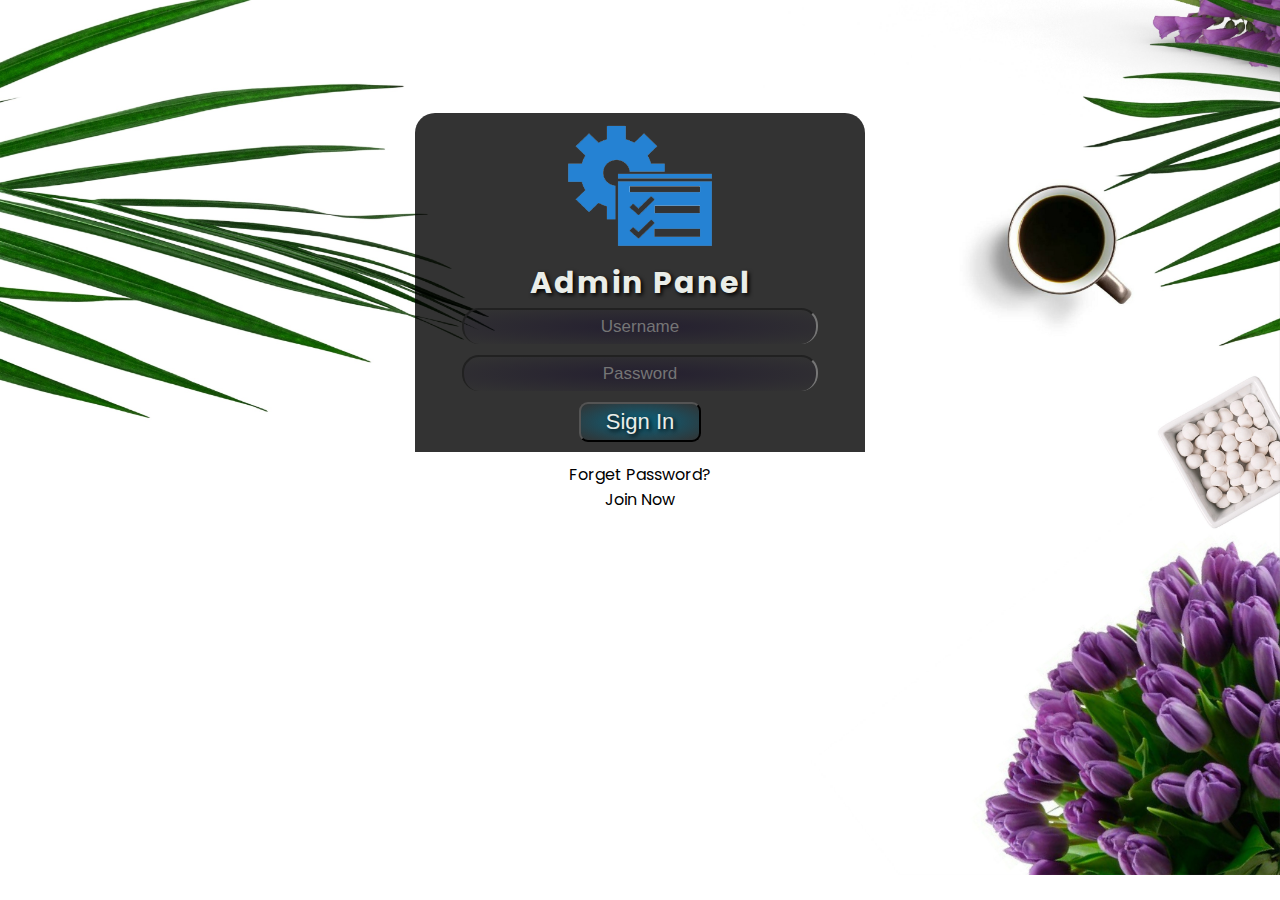
<file: index.html>
<!DOCTYPE html>
<html>
<head>
	<title>Admin Panel</title>
	<link href="https://fonts.googleapis.com/css?family=Poppins:300,400,700&display=swap" rel="stylesheet">
	<link rel="stylesheet" type="text/css" href="css/style.css">
</head>
<body>
	<div class="container">
		<div class="formcontainer">
			<img src="img/admin2.png" alt="admin">
			<h3>Admin Panel</h3>
			
				<form> 
					<input type="text" name="username" placeholder="Username" class="formv" autocomplete="off">
					
					<input type="password" placeholder="Password" class="formv" autocomplete="off">
					<input type="submit" value="Sign In" class="btn">

				</form>

					
			<div class="linking">
								<a href="index3.html" target="_blank">Forget Password?</a> <br>
								<a href="index2.html" target="_blank">Join Now</a>
			
			</div>
			

		</div>
	</div>
	



</body>
</html>
</file>
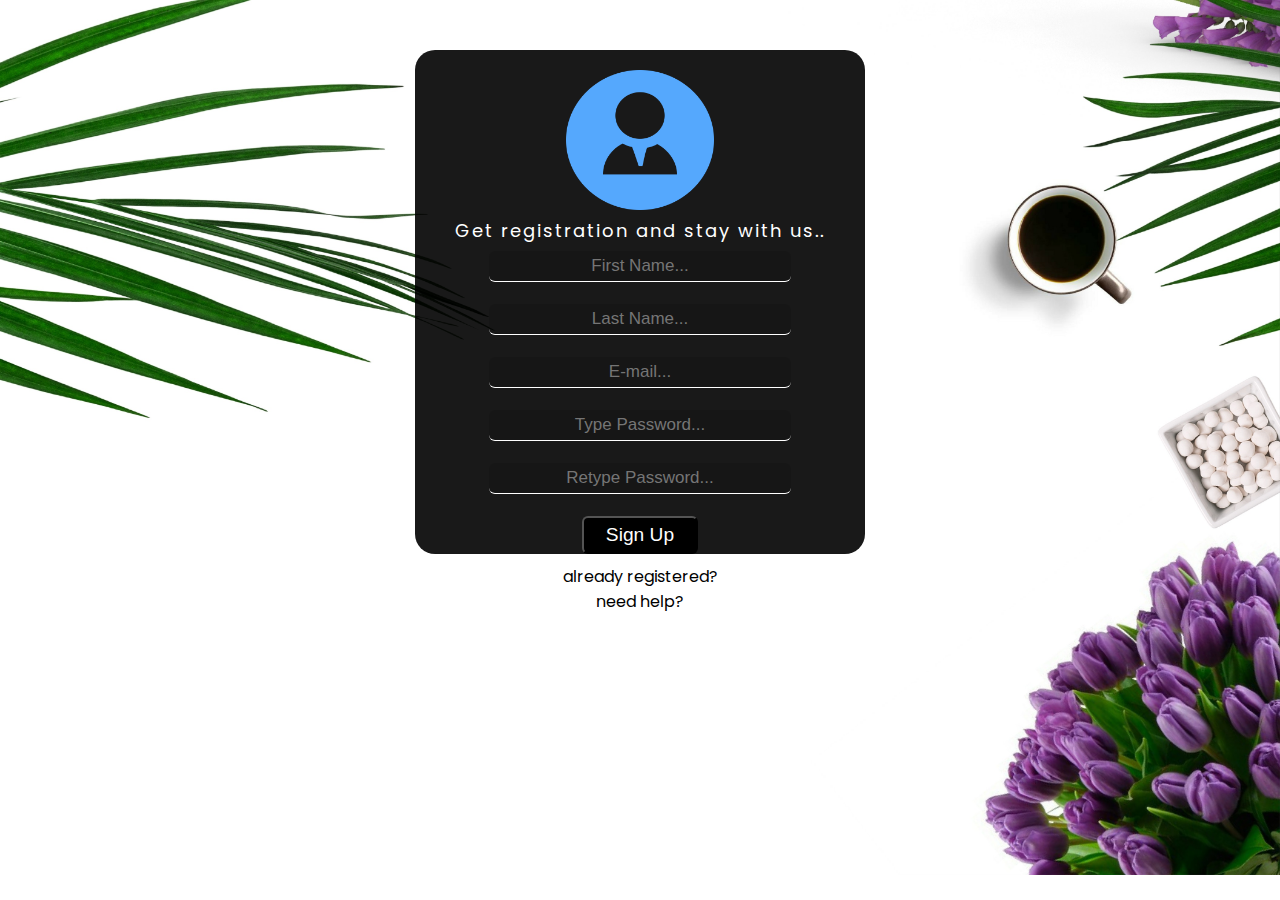
<file: index2.html>
<!DOCTYPE html>
<html>
<head>
	<title>Sign Up</title>
	<link href="https://fonts.googleapis.com/css?family=Poppins:300,400,700&display=swap" rel="stylesheet">
	<link rel="stylesheet" type="text/css" href="css/style2.css">
</head>
<body>
<div class="container">
	<div class="formcontainer">
		<img src="img/admin4.png">
		
		<p> Get registration and stay with us.. </p>
	<form>

	<input type="text" name="" placeholder="First Name..." class="formvalue" autocomplete="off">
	<input type="text" name="" placeholder="Last Name..." class="formvalue" autocomplete="off">
	<input type="email" name="" placeholder="E-mail..." class="formvalue" autocomplete="off">
	<input type="password" name="" placeholder="Type Password..." class="formvalue" autocomplete="off">
	<input type="password" name="" placeholder="Retype Password..." class="formvalue" autocomplete="off">
	<input type="submit" name="" value="Sign Up" class="btn">
	</form>
	
	</div>
	<div class="container2">
		<a href="index.html" target="_blank"> already registered?</a> <br>
	<a href="index3.html" target="_blank">need help?</a>
		
	</div>
	

</div>



</body>
</html>
</file>
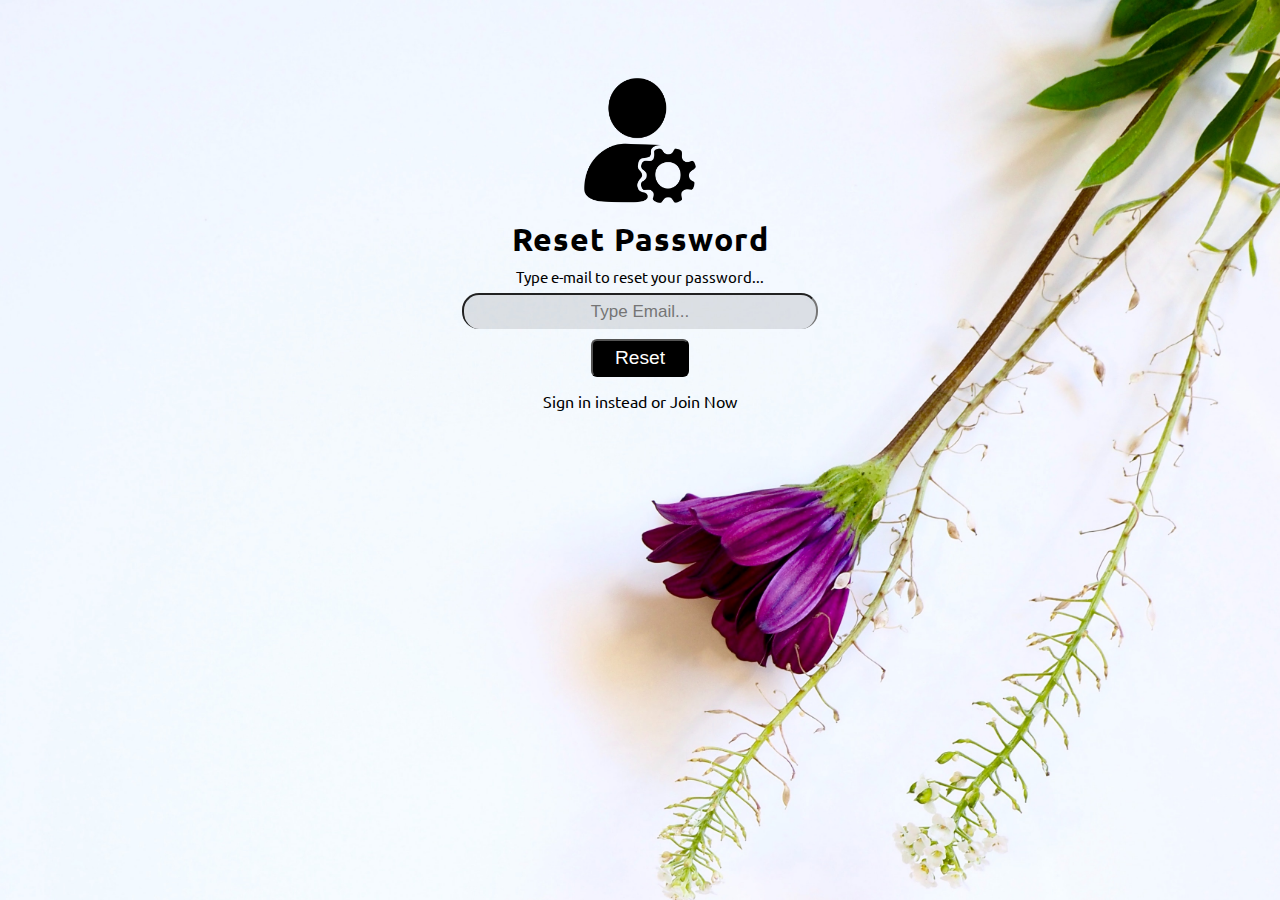
<file: index3.html>
<!DOCTYPE html>
<html>
<head>
	<title>Forget Password</title>
	<link rel="stylesheet" type="text/css" href="css/style3.css">
	<link href="https://fonts.googleapis.com/css?family=Ubuntu:300,400,700&display=swap" rel="stylesheet">
	</head>
<body>
<div class="container">
	<img src="img/admin.png">
	<h3>Reset Password</h3>
	<p>Type e-mail to reset your password...</p>
	<div>
		<input type="email" placeholder="Type Email..." class="einput">
		<input type="submit" value="Reset" class="reset">

	</div>	
	<div class="linking">
		<a href="index.html"target="_blank">Sign in instead</a> or
		<a href="index2.html" target="_blank">Join Now</a>
	</div>
</div>
</body>
</html>
</file>
<file: css/style.css>
*{
	margin: 0px auto;
}

body{
	background: url(../img/back.jpg);
	background-size: cover;
	background-repeat: no-repeat;
	font-family: 'Poppins', sans-serif;

}

.container{
	width: 450px;
	margin: 75px auto;
}

.formcontainer{
	margin: 25% auto;
    background-color: rgba(0,0,0,0.8);
    box-sizing: border-box;
    border-radius: 20px;
}
.formcontainer img{
	width: 150px;
	height: 145px;
	margin: 0px auto;
	display: block;

}

.formcontainer h3 {
    color: #EAEDE8;
    padding: 2px;
    text-align: center;
    font-size: 30px;
    letter-spacing: 2px;
    text-shadow: 2px 2px 4px #000000;
}

.formv {
    width: 79%;
    padding: 7px 5px;
    margin-bottom: 11px;
    display: block;
    text-align: center;
    font-size: 17px;
    box-sizing: border-box;
    outline: none;
    border-radius: 17px;
    border-bottom: 1px black;
    background: radial-gradient(#0f032b69, transparent );
    color: white;
}

.btn{
        color: #EAEDE8;
    border: border: 1px solid cadetblue;
    margin: 10px auto;
    display: block;
    padding: 5px 25px;
    font-size: 22px;
    cursor: pointer;
    box-sizing: border-box;
    border-radius: 9px;
    background: radial-gradient(#096480, transparent);
    text-shadow: 2px 2px 4px #000000;

}




.linking
{
	padding-top: 10px;
	text-align: center;
    background-color: white;
   
}
.linking a{
	color: black;
	text-decoration: none;
	
}

a:visited{
	color:maroon;
}

p{
text-align: center;
color:white;
}
</file>
<file: css/style2.css>
*{
	margin: 0px auto;
}

body{
	background:url(../img/back.jpg);
	background-size: cover;
	background-repeat: no-repeat;
	font-family: 'Poppins', sans-serif;
}

.container{
	width: 450px;
	margin: 50px auto;
}

.formcontainer{
 margin: 10px auto;
 background-color: rgba(0,0,0,0.9);
 box-sizing: border-box;
 border-radius: 20px;
}

    .formcontainer p {
        text-align: center;
        color: white;
        font-size: 18px;
        margin: 7px;
        letter-spacing: 2px;  
         }

        .formcontainer img{
        height: 140px;
        width: 148px;
        display: block;
        padding-top: 20px
        }
.formvalue{
	width: 65%;
    display: block;
    text-align: center;
    padding: 5px;
    font-size: 17px;
    margin-bottom: 22px;
    outline: none;
    border: none;
    border-bottom: 1px solid #fff;
    color: #fff;
    background: rgba(0,0,0,0.1);
    border-radius: 6px;


}

.btn{
	background-color: black;
    padding: 6px 22px;
    font-size: larger;
    display: block;
    box-sizing: border-box;
    border-radius: 6px;
    margin:5px auto;
    outline: none;
    color: white;
    cursor: pointer;


}

 .container2{
   text-align: center;
    
 }

a{
  color: black; 
  text-decoration: none; 
}
 
 a:visited{
    color:maroon;
}
</file>
<file: css/style3.css>
*{
	margin: 0px auto;
}

body{
	background-image: url(../img/back2.jpg);
	background-size: cover;
	background-repeat: no-repeat;
	font-family: 'Ubuntu', sans-serif;
}
.container{
	width: 450px;
	margin: 5% auto;

}

.container img{
	height: 143px;
	width: 138px;
	display: block;
	margin: 7px auto;
	padding-top: 5px;
}
.container h3{
	letter-spacing: 1px;
	text-align: center;
	font-size: 32px;
	margin-bottom: 7px;
}

.container p{
	text-align: center;
	font-size: 15px;
	padding-bottom: 7px;
}

.einput{
	width: 79%;
    padding: 7px 5px;
    margin-bottom: 10px;

    display: block;
    text-align: center;
    font-size: 17px;
    box-sizing: border-box;
   border-bottom: 1px solid #fff;
    border-radius: 17px;
    border-bottom: 1px maroon;
    background: rgba(0,0,0,0.1);
    color: black;
}

.reset{
	background-color: black;
    padding: 6px 22px;
    font-size: larger;
    display: block;
    box-sizing: border-box;
    border-radius: 6px;
    margin:6px auto;
    outline: none;
    color: white;
    cursor: pointer;
}


.linking {
	text-align: center;
	padding-top: 8px;
	
}
a{
	text-decoration: none;
	color: black;
}

a:visited{
	color:maroon;}
</file>
